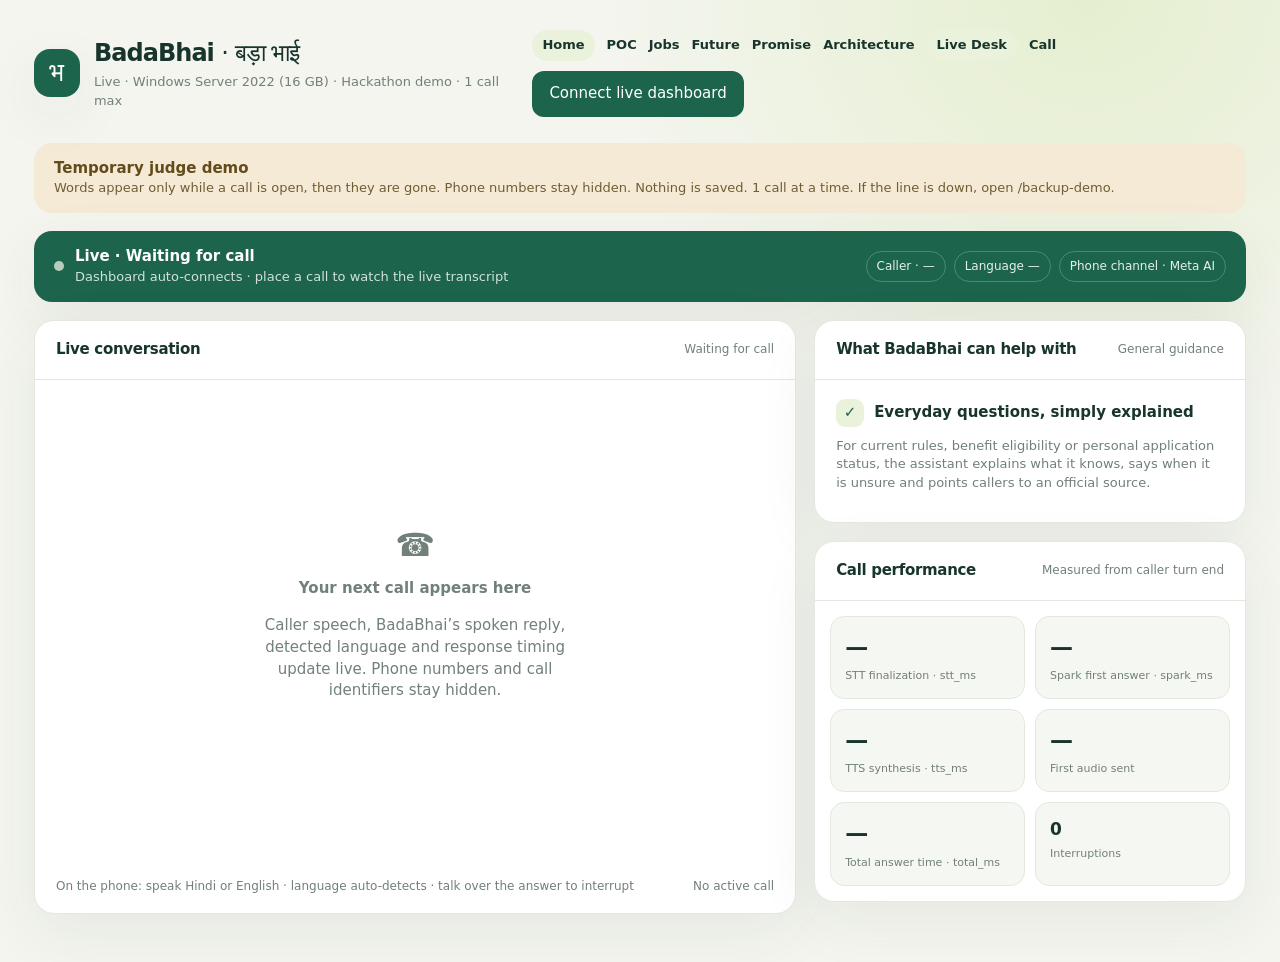
<file: app/index.html>
<!doctype html>
<html lang="en">
<head>
<meta charset="utf-8"><meta name="viewport" content="width=device-width,initial-scale=1">
<title>BadaBhai · Live access desk</title>
<style>
:root{color-scheme:light;--ink:#18352d;--muted:#718078;--paper:#f4f5ef;--panel:#fff;--line:#e4e8df;--green:#1c654c;--lime:#d8ed8b;--orange:#f1a455;--blue:#5779c6;--shadow:0 18px 60px #20372c12}
*{box-sizing:border-box}body{margin:0;background:radial-gradient(ellipse at 85% 0,#e5efcf 0,transparent 32%),var(--paper);color:var(--ink);font:15px/1.45 Inter,ui-sans-serif,system-ui,"Segoe UI",sans-serif;min-height:100vh}.wrap{max-width:1440px;margin:auto;padding:30px 34px 48px}.top{display:flex;align-items:center;justify-content:space-between;gap:20px;margin-bottom:26px}.brand{display:flex;align-items:center;gap:14px}.mark{width:48px;height:48px;border-radius:16px;background:var(--green);color:white;display:grid;place-items:center;font-size:26px;box-shadow:var(--shadow)}h1{font-size:24px;letter-spacing:-.04em;margin:0}.sub{color:var(--muted);font-size:13px;margin-top:2px}.top-actions{display:flex;gap:10px;align-items:center;flex-wrap:wrap}.navmini{display:flex;gap:12px;flex-wrap:wrap;align-items:center;font-size:13px;font-weight:650}.navmini a{color:var(--ink);text-decoration:none}.navmini a:hover{text-decoration:underline}.btn{border:0;border-radius:12px;background:var(--green);color:#fff;font-weight:650;padding:12px 17px;font:inherit;cursor:pointer;text-decoration:none;display:inline-flex;align-items:center}.btn:hover{background:#124b38}.btn.secondary{background:#e8eee4;color:var(--ink)}.btn:disabled{opacity:.45;cursor:default}.statusbar{background:var(--green);border-radius:18px;color:#fff;padding:15px 20px;display:flex;justify-content:space-between;align-items:center;margin-bottom:18px;box-shadow:var(--shadow)}.statusleft{display:flex;align-items:center;gap:11px}.dot{width:10px;height:10px;border-radius:50%;background:#b8ccbd}.dot.live{background:#d8ed8b;box-shadow:0 0 0 5px #d8ed8b28}.statuslabel{font-weight:700}.statushint{font-size:13px;color:#d3e1da}.badges{display:flex;gap:8px}.badge{border:1px solid #ffffff38;border-radius:999px;padding:6px 10px;font-size:12px;color:#e6efe8}.grid{display:grid;grid-template-columns:minmax(0,1.5fr) minmax(300px,.85fr);gap:18px}.panel{background:var(--panel);border:1px solid var(--line);border-radius:20px;box-shadow:var(--shadow);overflow:hidden}.panelhead{padding:18px 21px;border-bottom:1px solid var(--line);display:flex;align-items:center;justify-content:space-between}.panelhead h2{font-size:15px;margin:0;letter-spacing:-.02em}.tiny{font-size:12px;color:var(--muted)}.transcript{height:480px;overflow:auto;padding:19px 21px;display:flex;flex-direction:column;gap:13px}.bubble{max-width:88%;padding:13px 15px;border-radius:16px;white-space:pre-wrap;word-break:break-word}.bubble.caller{background:#f0f3ee;border-bottom-left-radius:5px;align-self:flex-start}.bubble.ai{background:#eaf2dc;border-bottom-right-radius:5px;align-self:flex-end}.speaker{font-size:10px;text-transform:uppercase;letter-spacing:.09em;color:var(--muted);margin-bottom:5px;font-weight:750}.partial{opacity:.65;border:1px dashed #aab7a9}.empty{margin:auto;text-align:center;color:var(--muted);max-width:330px}.emptyicon{font-size:32px;margin-bottom:10px}.side{display:flex;flex-direction:column;gap:18px}.sourcebody{padding:19px 21px}.sourcestatus{display:flex;align-items:center;gap:10px;font-weight:700}.check{width:28px;height:28px;background:#eaf2dc;color:var(--green);display:grid;place-items:center;border-radius:9px}.sourcebody p{margin:10px 0;color:var(--muted);font-size:13px}.sourcebody a{color:var(--green);font-size:13px;font-weight:700;text-decoration:none}.metrics{display:grid;grid-template-columns:1fr 1fr;gap:10px;padding:15px}.metric{padding:14px;background:#f5f7f2;border:1px solid var(--line);border-radius:14px}.metricval{font-size:23px;font-weight:760;letter-spacing:-.04em;font-variant-numeric:tabular-nums}.metriclabel{font-size:11px;color:var(--muted);margin-top:4px}.controls{padding:18px 21px;display:flex;justify-content:space-between;align-items:center;gap:10px}.keys{font-size:12px;color:var(--muted)}.keys strong{color:var(--ink);background:#f2f3ee;border:1px solid var(--line);padding:3px 7px;border-radius:7px}.toast{position:fixed;bottom:22px;right:22px;background:#18352d;color:white;padding:12px 16px;border-radius:12px;opacity:0;transform:translateY(8px);transition:.2s;pointer-events:none}.toast.show{opacity:1;transform:translateY(0)}@media(max-width:900px){.wrap{padding:20px 15px}.grid{grid-template-columns:1fr}.transcript{height:390px}.top{align-items:flex-start;flex-direction:column}.top-actions{width:100%}.statusbar{align-items:flex-start;flex-direction:column;gap:12px}}
</style>
</head>
<body><main class="wrap">
<header class="top"><div class="brand"><a href="/" style="display:flex;align-items:center;gap:14px;text-decoration:none;color:inherit"><div class="mark">भ</div><div><h1>BadaBhai <span style="font-weight:450">· बड़ा भाई</span></h1><div class="sub">Live · Windows Server 2022 (16 GB) · Hackathon demo · 1 call max</div></div></a></div><div class="top-actions"><nav class="navmini" aria-label="Site"><a href="/" style="background:#eaf2dc;padding:6px 10px;border-radius:999px">Home</a><a href="/how-it-works">POC</a><a href="/gig-work">Jobs</a><a href="/future">Future</a><a href="/commitment">Promise</a><a href="/architecture">Architecture</a><a href="/dashboard" style="background:#eaf2dc;padding:6px 10px;border-radius:999px;font-weight:780">Live Desk</a><a href="/#call">Call</a></nav><button id="connect" class="btn">Connect live dashboard</button></div></header>
<div class="statusbar" style="background:#f4ead5;color:#634b1c;box-shadow:none"><div><strong>Temporary judge demo</strong><div class="statushint" style="color:#705d35">Words appear only while a call is open, then they are gone. Phone numbers stay hidden. Nothing is saved. 1 call at a time. If the line is down, open /backup-demo.</div></div></div><section class="statusbar"><div class="statusleft"><span id="dot" class="dot"></span><div><div id="call-status" class="statuslabel">Live · Waiting for call</div><div id="call-hint" class="statushint">Dashboard auto-connects · place a call to watch the live transcript</div></div></div><div class="badges"><span id="country-badge" class="badge">Caller · —</span><span id="lang-badge" class="badge">Language —</span><span class="badge">Phone channel · Meta AI</span></div></section>
<div class="grid"><section class="panel"><div class="panelhead"><h2>Live conversation</h2><span class="tiny" id="transcript-state">Waiting for call</span></div><div id="transcript" class="transcript"><div class="empty"><div class="emptyicon">☎</div><strong>Your next call appears here</strong><p>Caller speech, BadaBhai’s spoken reply, detected language and response timing update live. Phone numbers and call identifiers stay hidden.</p></div></div><div class="controls"><div class="keys">On the phone: speak Hindi or English · language auto-detects · talk over the answer to interrupt</div><span id="call-clock" class="tiny">No active call</span></div></section>
<aside class="side"><section class="panel"><div class="panelhead"><h2>What BadaBhai can help with</h2><span class="tiny">General guidance</span></div><div class="sourcebody"><div class="sourcestatus"><span class="check">✓</span><span>Everyday questions, simply explained</span></div><p>For current rules, benefit eligibility or personal application status, the assistant explains what it knows, says when it is unsure and points callers to an official source.</p></div></section>
<section class="panel"><div class="panelhead"><h2>Call performance</h2><span class="tiny">Measured from caller turn end</span></div><div class="metrics"><div class="metric"><div id="m-asr" class="metricval">—</div><div class="metriclabel">STT finalization · stt_ms</div></div><div class="metric"><div id="m-text" class="metricval">—</div><div class="metriclabel">Spark first answer · spark_ms</div></div><div class="metric"><div id="m-tts" class="metricval">—</div><div class="metriclabel">TTS synthesis · tts_ms</div></div><div class="metric"><div id="m-audio" class="metricval">—</div><div class="metriclabel">First audio sent</div></div><div class="metric"><div id="m-total" class="metricval">—</div><div class="metriclabel">Total answer time · total_ms</div></div><div class="metric"><div id="m-interrupt" class="metricval" style="font-size:17px">0</div><div class="metriclabel">Interruptions</div></div></div></section></aside></div>
</main><div id="toast" class="toast" role="status"></div>
<script>
const $=id=>document.getElementById(id);let socket=null,reply='',audioUrl=null,activeCall=null,callStarted=0;
function toast(message){$('toast').textContent=message;$('toast').classList.add('show');setTimeout(()=>$('toast').classList.remove('show'),2600)}
function status(label,hint,live=false){$('call-status').textContent=label;$('call-hint').textContent=hint;$('dot').classList.toggle('live',live)}
function bubble(kind,text,partial=false){const empty=$('transcript').querySelector('.empty');if(empty)empty.remove();let el=$('transcript').lastElementChild;const same=el?.dataset.kind===kind;if(same&&partial&&el.dataset.partial==='yes'){el.querySelector('.body').textContent=text;return}if(same&&!partial&&el.dataset.partial==='yes'){el.classList.remove('partial');el.dataset.partial='no';el.querySelector('.body').textContent=text;return}el=document.createElement('div');el.className=`bubble ${kind}${partial?' partial':''}`;el.dataset.kind=kind;el.dataset.partial=partial?'yes':'no';const who=document.createElement('div');who.className='speaker';who.textContent=kind==='caller'?'Caller · live transcript':'BadaBhai · spoken';const body=document.createElement('div');body.className='body';body.textContent=text;el.append(who,body);$('transcript').append(el);$('transcript').scrollTop=$('transcript').scrollHeight}
function metric(stage,ms){const map={asr_finalize:'m-asr',first_text:'m-text',first_synthesis:'m-tts',first_audio:'m-audio',turn_complete:'m-total',stt_ms:'m-asr',spark_ms:'m-text',tts_ms:'m-tts',total_ms:'m-total'};const node=$(map[stage]||'');if(node)node.textContent=`${ms} ms`}
function event(data){switch(data.event){case'snapshot':if(data.status==='connected'){activeCall=data.call_id;$('lang-badge').textContent=data.language==='hi'?'Language · हिन्दी':'Language · English';$('country-badge').textContent='Caller · '+(data.country_code||'International');status('Call in progress','Live events are arriving',true)}break;case'call_state':if(data.status==='connected'){activeCall=data.call_id;callStarted=Date.now();$('lang-badge').textContent=data.language==='hi'?'Language · हिन्दी':'Language · English';$('country-badge').textContent='Caller · '+(data.country_code||'International');$('m-interrupt').textContent='0';$('transcript').innerHTML='';['m-asr','m-text','m-tts','m-audio','m-total'].forEach(id=>$(id).textContent='—');$('transcript-state').textContent='Listening';status('Call in progress','A caller is connected through Exotel',true);$('call-clock').textContent='00:00'}else if(data.status==='ended'){activeCall=null;status('Live · Waiting for call','Dashboard connected · place another call');$('transcript-state').textContent='Call ended';$('call-clock').textContent='Call complete'}break;case'transcript_partial':bubble('caller',data.text,true);$('transcript-state').textContent='Caller speaking';break;case'transcript_final':bubble('caller',data.text,false);$('transcript-state').textContent='Caller turn complete';break;case'assistant_state':$('transcript-state').textContent=data.status==='thinking'?'Preparing answer':'Answer complete';break;case'assistant_sentence':bubble('ai',data.text,false);break;case'language':$('lang-badge').textContent=data.language==='hi'?'Language · हिन्दी':'Language · English';break;case'performance':metric(data.stage,data.ms);break;case'interrupt':$('m-interrupt').textContent=String(Number($('m-interrupt').textContent||0)+1);$('transcript-state').textContent='Caller interrupted the assistant';toast('Caller interrupted')} } }
let manualClose=false,reconnectTimer=null;
function scheduleReconnect(){if(manualClose||reconnectTimer)return;reconnectTimer=setTimeout(()=>{reconnectTimer=null;connect()},3000)}
function connect(){if(socket&&(socket.readyState===WebSocket.OPEN||socket.readyState===WebSocket.CONNECTING))return;manualClose=false;const scheme=location.protocol==='https:'?'wss:':'ws:';try{socket=new WebSocket(`${scheme}//${location.host}/api/live`)}catch(e){status('Live · Reconnecting…','Dashboard link retrying in 3 seconds');scheduleReconnect();return}
$('connect').textContent='Connecting…';status('Live · Connecting…','Opening live dashboard channel',false);
socket.onmessage=e=>{try{event(JSON.parse(e.data))}catch{}};
socket.onopen=()=>{$('connect').textContent='Connected';status(activeCall?'Call in progress':'Live · Waiting for call',activeCall?'Live events are arriving':'Dashboard connected · place a call to your Exotel number',!!activeCall)};
socket.onerror=()=>{status('Live · Reconnecting…','Dashboard link retrying in 3 seconds')};
socket.onclose=()=>{socket=null;$('connect').textContent=manualClose?'Connect live dashboard':'Reconnecting…';if(manualClose){status('Dashboard paused','Click Connect to resume live events');return}status('Live · Reconnecting…','Dashboard link retrying in 3 seconds');scheduleReconnect()};
}
$('connect').onclick=()=>{if(socket&&socket.readyState===WebSocket.OPEN){manualClose=true;socket.close();return}manualClose=false;connect()};
connect();
setInterval(()=>{if(socket?.readyState===WebSocket.OPEN){try{socket.send('ping')}catch{}if(activeCall&&callStarted)$('call-clock').textContent=`${String(Math.floor((Date.now()-callStarted)/60000)).padStart(2,'0')}:${String(Math.floor((Date.now()-callStarted)/1000)%60).padStart(2,'0')}`}else if(!manualClose&&(!socket||socket.readyState===WebSocket.CLOSED)){scheduleReconnect()}},3000);
</script></body></html>
</file>
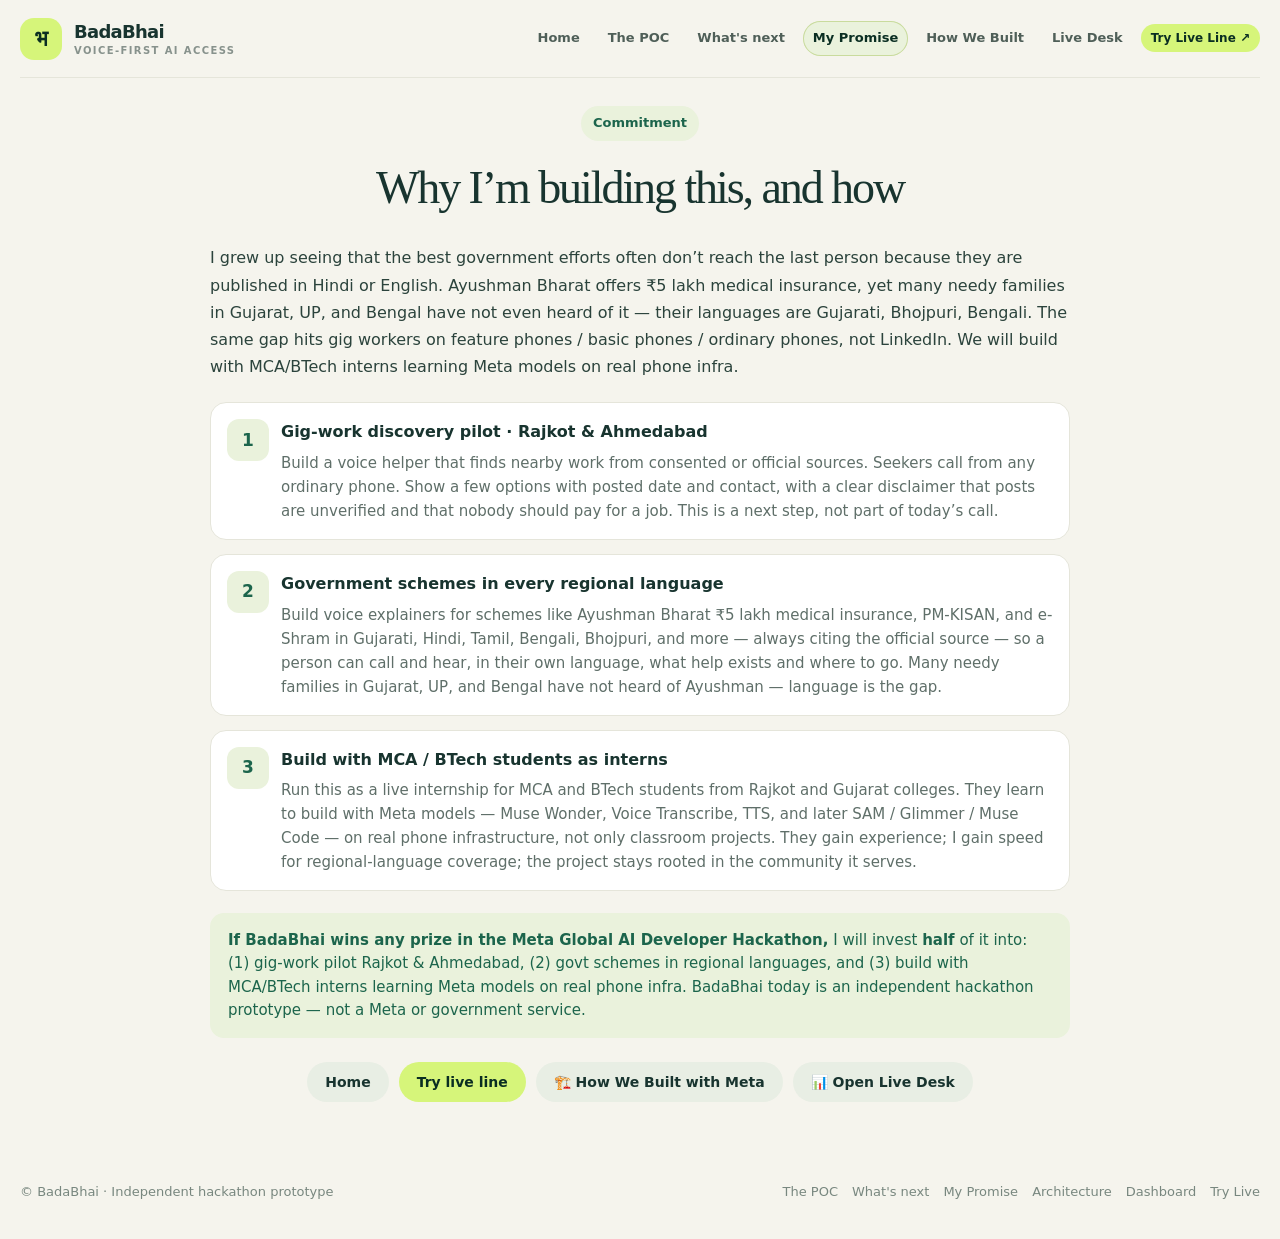
<file: app/commitment.html>
<!doctype html>
<html lang="en">
<head>
<meta charset="utf-8">
<meta name="viewport" content="width=device-width,initial-scale=1">
<title>My Promise · BadaBhai</title>
<link rel="stylesheet" href="/assets/site.css">
</head>
<body>
<div class="shell">
<header class="nav">
  <a class="brand" href="/"><span class="brandmark">भ</span><span class="brandname">BadaBhai<span class="brandhint">Voice-first AI access</span></span></a>
  <nav class="navlinks">
    <a href="/">Home</a>
    <a href="/how-it-works">The POC</a>
    <a href="/future#impact">What's next</a>
    <a class="active" aria-current="page" href="/commitment">My Promise</a>
    <a href="/architecture">How We Built</a>
    <a href="/dashboard">Live Desk</a>
    <a class="nav-cta" href="/#call">Try Live Line ↗</a>
  </nav>
</header>

<main>
<section class="page-hero narrow" style="text-align:center">
  <span class="badge">Commitment</span>
  <h1>Why I’m building this, and how</h1>
</section>

<section class="section narrow" style="padding-top:8px">
  <p style="font-size:16px;line-height:1.7;color:#2b433c">I grew up seeing that the best government efforts often don’t reach the last person because they are published in Hindi or English. Ayushman Bharat offers ₹5 lakh medical insurance, yet many needy families in Gujarat, UP, and Bengal have not even heard of it — their languages are Gujarati, Bhojpuri, Bengali. The same gap hits gig workers on feature phones / basic phones / ordinary phones, not LinkedIn. We will build with MCA/BTech interns learning Meta models on real phone infra.</p>

  <div class="bullets">
    <div class="bullet">
      <div class="n">1</div>
      <div>
        <h3>Gig-work discovery pilot · Rajkot &amp; Ahmedabad</h3>
        <p>Build a voice helper that finds nearby work from consented or official sources. Seekers call from any ordinary phone. Show a few options with posted date and contact, with a clear disclaimer that posts are unverified and that nobody should pay for a job. This is a next step, not part of today’s call.</p>
      </div>
    </div>
    <div class="bullet">
      <div class="n">2</div>
      <div>
        <h3>Government schemes in every regional language</h3>
        <p>Build voice explainers for schemes like Ayushman Bharat ₹5 lakh medical insurance, PM-KISAN, and e-Shram in Gujarati, Hindi, Tamil, Bengali, Bhojpuri, and more — always citing the official source — so a person can call and hear, in their own language, what help exists and where to go. Many needy families in Gujarat, UP, and Bengal have not heard of Ayushman — language is the gap.</p>
      </div>
    </div>
    <div class="bullet">
      <div class="n">3</div>
      <div>
        <h3>Build with MCA / BTech students as interns</h3>
        <p>Run this as a live internship for MCA and BTech students from Rajkot and Gujarat colleges. They learn to build with Meta models — Muse Wonder, Voice Transcribe, TTS, and later SAM / Glimmer / Muse Code — on real phone infrastructure, not only classroom projects. They gain experience; I gain speed for regional-language coverage; the project stays rooted in the community it serves.</p>
      </div>
    </div>
  </div>

  <div class="note-green">
    <strong>If BadaBhai wins any prize in the Meta Global AI Developer Hackathon,</strong> I will invest <strong>half</strong> of it into: (1) gig-work pilot Rajkot &amp; Ahmedabad, (2) govt schemes in regional languages, and (3) build with MCA/BTech interns learning Meta models on real phone infra. BadaBhai today is an independent hackathon prototype — not a Meta or government service.
  </div>

  <div class="actions" style="justify-content:center">
    <a class="button ghost" href="/">Home</a>
    <a class="button" href="/#call">Try live line</a>
    <a class="button ghost" href="/architecture">🏗️ How We Built with Meta</a>
    <a class="button ghost" href="/dashboard" target="_blank" rel="noopener">📊 Open Live Desk</a>
  </div>
</section>
</main>

<footer class="footer">
  <span>© BadaBhai · Independent hackathon prototype</span>
  <div class="footerlinks">
    <a href="/how-it-works">The POC</a>
    <a href="/future#impact">What's next</a>
    <a href="/commitment">My Promise</a>
    <a href="/architecture">Architecture</a>
    <a href="/dashboard">Dashboard</a>
    <a href="/#call">Try Live</a>
  </div>
</footer>
</div>
</body>
</html>
</file>
<file: assets/site.css>
:root{
  color-scheme:light;
  --forest:#0A2E22;
  --forest2:#184638;
  --ink:#18342f;
  --muted:#5f6f69;
  --cream:#f5f4ed;
  --paper:#fffefa;
  --lime:#D6F57A;
  --line:#e5e5da;
  --warn:#f4ead5;
  --warn-ink:#634b1c;
  --shadow:0 24px 70px #12352b18;
  --serif:Georgia,'Times New Roman',serif;
  --sans:Inter,ui-sans-serif,system-ui,-apple-system,'Segoe UI',sans-serif;
}
*{box-sizing:border-box}
html{scroll-behavior:smooth}
body{margin:0;background:var(--cream);color:var(--ink);font:17px/1.6 var(--sans)}
a{color:inherit}
.shell{width:min(1280px,calc(100% - 40px));margin:auto}
.nav{position:sticky;top:0;z-index:60;min-height:78px;padding:12px 0;display:flex;align-items:center;justify-content:space-between;gap:16px;background:rgba(245,244,237,.94);backdrop-filter:blur(12px);border-bottom:1px solid #e5e5da}
.brand{display:flex;align-items:center;gap:12px;text-decoration:none;flex-shrink:0}
.brandmark{width:42px;height:42px;display:grid;place-items:center;border-radius:14px;background:var(--lime);color:var(--forest);font-weight:850;font-size:22px}
.brandname{font-size:18px;font-weight:780;letter-spacing:-.04em}
.brandhint{display:block;color:#87928c;font-size:10px;letter-spacing:.14em;text-transform:uppercase;font-weight:700;margin-top:-3px}
.navlinks{display:flex;gap:8px;align-items:center;color:#4f5f58;font-size:13px;font-weight:600;flex-wrap:wrap;justify-content:flex-end}
.navlinks a{text-decoration:none;white-space:nowrap;padding:7px 10px;border-radius:999px}
.navlinks a:hover{color:var(--forest);background:#eef3e6}
.navlinks a.active{color:var(--forest);background:#eaf2dc;box-shadow:inset 0 0 0 1px #c9db9d;font-weight:780}
.nav-cta,.button,.btn-lime{display:inline-flex;justify-content:center;align-items:center;gap:8px;border:0;border-radius:999px;padding:12px 18px;background:var(--lime);color:var(--forest);font:700 14px var(--sans);text-decoration:none;cursor:pointer;transition:transform .18s,background .18s}
.nav-cta{padding:10px 14px;font-size:12px}
.button:hover,.nav-cta:hover,.btn-lime:hover{transform:translateY(-2px);background:#e2f5a0}
.button.secondary{background:transparent;color:white;border:1px solid #ffffff48}
.button.secondary:hover{background:#ffffff12}
.button.ghost{background:#e8eee4;color:var(--ink)}
.eyebrow{display:inline-flex;align-items:center;gap:9px;color:var(--lime);font-size:12px;font-weight:750;letter-spacing:.15em;text-transform:uppercase}
.eyedot{width:7px;height:7px;border-radius:50%;background:var(--lime);box-shadow:0 0 0 5px #d5eb8520}
.hero{position:relative;isolation:isolate;overflow:hidden;background:var(--forest);color:white;border-radius:26px;padding:56px 6%;box-shadow:var(--shadow)}
.hero h1{font:500 clamp(40px,5.5vw,68px)/.99 var(--serif);letter-spacing:-.055em;max-width:720px;margin:20px 0 16px}
.hero h1 em{color:var(--lime);font-style:normal;font-weight:400}
.hero-copy{font-size:18px;color:#d0ddd6;max-width:600px;line-height:1.7;margin:0 0 24px}
.hero-actions{display:flex;gap:12px;flex-wrap:wrap}
.trustline{display:flex;justify-content:center;flex-wrap:wrap;gap:16px 26px;padding:22px 0 30px;color:#62736b;font-size:12px;letter-spacing:.08em;text-transform:uppercase;font-weight:700}
.trustline b{color:#b5c174;font-size:14px;margin-right:6px}
.tip{position:relative;cursor:help}
.tip-bubble{display:none;position:absolute;left:50%;bottom:calc(100% + 10px);transform:translateX(-50%);width:min(340px,70vw);background:#0A2E22;color:#f5f4ed;padding:12px 14px;border-radius:12px;font:600 12px/1.45 var(--sans);letter-spacing:0;text-transform:none;box-shadow:0 12px 30px #0a2e2240;z-index:5}
.tip:hover .tip-bubble,.tip:focus-within .tip-bubble{display:block}
.video-fallback{display:grid;place-items:center}
.section{padding:48px 0}
.section-head{display:grid;grid-template-columns:1.1fr .9fr;gap:28px;align-items:end;margin-bottom:22px}
.kicker{font-size:12px;letter-spacing:.15em;text-transform:uppercase;color:#527965;font-weight:800}
.section h2,.page-hero h1{font:500 clamp(30px,3.8vw,46px)/1.08 var(--serif);letter-spacing:-.045em;margin:10px 0 0}
.section-head p,.lede{color:var(--muted);margin:0;font-size:16px;line-height:1.65}
.page-hero{padding:28px 0 8px}
.page-hero .badge{display:inline-flex;align-items:center;gap:8px;background:#eaf2dc;color:#1c654c;border-radius:999px;padding:7px 12px;font-size:13px;font-weight:750;margin-bottom:12px}
.video-shell{background:#152e2b;border-radius:22px;padding:12px;box-shadow:var(--shadow)}
.video-lang{display:flex;gap:8px;padding:4px 4px 10px}
.lang-btn{border:1px solid #2a5648;background:#14382f;color:#dbe4dc;border-radius:999px;padding:7px 14px;font:700 12px var(--sans);cursor:pointer}
.lang-btn.active,.lang-btn:hover{background:var(--lime);color:var(--forest);border-color:var(--lime)}
.video-frame{position:relative;aspect-ratio:16/9;overflow:hidden;border-radius:14px;background:radial-gradient(ellipse at 50% 35%,#315f4d,#183c34 55%,#102a27);display:grid;place-items:center}
.video-frame video,.video-frame iframe{width:100%;height:100%;border:0;position:absolute;inset:0;object-fit:cover;background:#102a27}
.video-fallback{position:relative;z-index:1;text-align:center;color:#dbe4dc;padding:28px;max-width:560px}
.video-fallback strong{display:block;font:28px var(--serif);color:white;margin-bottom:8px}
.video-fallback span{font-size:15px;line-height:1.55;color:#b7c8be}
.video-caption{display:flex;justify-content:space-between;gap:12px;align-items:center;color:#dbe4dc;padding:13px 8px 4px;font-size:14px;flex-wrap:wrap}
.video-caption a{color:var(--lime);text-decoration:none;font-weight:700}
.story{background:var(--paper);border:1px solid var(--line);border-radius:23px;padding:32px;display:grid;grid-template-columns:.75fr 1.25fr;gap:28px}
.story-intro h2{font:500 34px/1.05 var(--serif);letter-spacing:-.04em;margin:10px 0}
.steps{display:grid;gap:16px}
.step{display:grid;grid-template-columns:36px 1fr;gap:12px}
.step-no{width:32px;height:32px;border-radius:50%;background:#edf1e3;color:#52735e;display:grid;place-items:center;font-size:12px;font-weight:800}
.step h3{font-size:16px;margin:1px 0 4px}
.step p{font-size:14px;color:var(--muted);margin:0}
.guardrail{margin-top:18px;padding:15px 17px;border-left:3px solid #bdc96d;background:#f4f5eb;border-radius:0 12px 12px 0;font-size:14px;color:#596c61}
.cards{display:grid;grid-template-columns:repeat(3,minmax(0,1fr));gap:14px}
.card{background:var(--paper);border:1px solid var(--line);border-radius:18px;padding:18px;min-height:220px;height:100%;display:flex;flex-direction:column;gap:10px;box-shadow:0 10px 30px #12352b08}
.card .icon{font-size:22px}
.card h3{font:20px/1.15 var(--serif);margin:0;letter-spacing:-.02em}
.card p{font-size:14px;color:var(--muted);margin:0;line-height:1.55;flex:1}
.card .chip{align-self:flex-start;background:#eaf2dc;color:#1c654c;border-radius:999px;padding:4px 9px;font-size:11px;font-weight:750}
.card .button{align-self:flex-start;margin-top:auto;font-size:13px;padding:10px 14px}
.call-section{background:var(--forest);color:white;border-radius:24px;padding:36px;display:flex;flex-direction:column;gap:22px}
.call-top{display:grid;grid-template-columns:1fr minmax(300px,380px);gap:28px;align-items:center}
.call-section h2{font:500 36px/1.06 var(--serif);letter-spacing:-.04em;margin:12px 0}
.call-copy p{font-size:15px;color:#c3d1c7;max-width:640px;margin:0}
.call-box{width:100%;text-align:center;background:#14382f;border:1px solid #2a5648;border-radius:18px;padding:22px 20px}
.call-privacy{border-top:1px solid #2a5648;padding-top:18px;display:grid;gap:12px}
.call-privacy p{margin:0;font-size:13px;line-height:1.55;color:#91a99b;max-width:none}
.call-privacy a{color:var(--lime);font-weight:700;text-decoration:none}
.call-privacy strong{color:#d5eb85;font-weight:750}
.call-status{font-size:11px;letter-spacing:.12em;text-transform:uppercase;color:var(--lime);font-weight:800}
.call-number{font-size:28px;font-weight:780;margin:11px 0 5px}
.call-hint{font-size:14px;color:#a9bbb0}
.call-actions{display:flex;flex-direction:column;gap:10px;margin-top:14px}
.fineprint{font-size:13px;color:#91a99b;margin-top:12px;line-height:1.55}
.judge-note{background:#21443b;border-radius:12px;padding:12px 14px;font-size:13px;color:#d5eb85;margin:12px 0 0;text-align:left}
.footer{display:flex;justify-content:space-between;gap:18px;padding:24px 0 36px;color:#78877f;font-size:13px;flex-wrap:wrap}
.footer a{text-decoration:none}
.footerlinks{display:flex;gap:14px;flex-wrap:wrap}
.panel{background:var(--paper);border:1px solid var(--line);border-radius:18px;padding:20px;margin:14px 0}
.panel h3{margin:0 0 10px;font:22px var(--serif)}
.panel p,.panel li{font-size:15px;line-height:1.6}
.equal-row{display:grid;gap:12px;align-items:stretch}
.equal-row.cols-3{grid-template-columns:repeat(3,minmax(0,1fr))}
.equal-row.cols-5{grid-template-columns:repeat(5,minmax(0,1fr))}
.equal-row.cols-6{grid-template-columns:repeat(6,minmax(0,1fr))}
.equal-card{
  background:#f7f8f2;border:1px solid var(--line);border-radius:14px;padding:16px;
  min-height:150px;height:100%;display:flex;flex-direction:column;gap:8px;
}
.equal-card h4,.equal-card h3{margin:0;font-size:15px;line-height:1.3}
.equal-card p,.equal-card li{margin:0;font-size:14px;color:var(--muted);line-height:1.5;flex:1}
.flow-row{display:grid;grid-template-columns:repeat(5,minmax(0,1fr));gap:10px;margin:16px 0}
.flow-box{
  background:#14382f;color:#dbe4dc;border-radius:14px;padding:14px;
  min-height:120px;height:100%;font-size:13px;line-height:1.45;display:flex;align-items:center;
}
.flow-box strong{display:block;color:var(--lime);font-size:12px;letter-spacing:.04em;text-transform:uppercase;margin-bottom:6px}
.warn{background:var(--warn);color:var(--warn-ink);border-radius:14px;padding:16px 18px;margin:18px 0;font-size:15px;line-height:1.55}
.note-green{background:#eaf2dc;color:#1c654c;border-radius:14px;padding:16px 18px;margin:18px 0;font-size:15px;line-height:1.55}
.jobs{display:grid;gap:10px}
.job{border:1px solid var(--line);border-radius:12px;padding:14px;background:white}
.job strong{display:block;font-size:15px;margin-bottom:4px}
.job small{color:var(--muted);font-size:13px}
.grid-2{display:grid;grid-template-columns:1fr 1fr;gap:12px;align-items:stretch}
.grid-2 > .panel{height:100%;margin:0}
.grid-6{display:grid;grid-template-columns:repeat(6,minmax(0,1fr));gap:10px;align-items:stretch}
.future-card{
  border:1px solid #dfe7d8;background:#fbfcf8;border-radius:14px;padding:14px;
  min-height:210px;height:100%;display:flex;flex-direction:column;gap:8px;
}
.future-card>span{display:inline-grid;place-items:center;width:28px;height:28px;border-radius:9px;background:#e8efd9;color:#55764f;font-size:11px;font-weight:800}
.future-card h3{font:16px/1.2 var(--serif);margin:0}
.future-card p{font-size:13px;line-height:1.45;color:#69786f;margin:0;flex:1}
.narrow{max-width:860px;margin:0 auto}
.bullets{display:grid;gap:14px;margin:22px 0}
.bullet{display:grid;grid-template-columns:42px 1fr;gap:12px;background:white;border:1px solid var(--line);border-radius:16px;padding:16px}
.bullet .n{width:42px;height:42px;border-radius:12px;background:#eaf2dc;color:#1c654c;display:grid;place-items:center;font-weight:800}
.bullet h3{margin:0 0 6px;font-size:16px}
.bullet p{margin:0;font-size:15px;color:var(--muted);line-height:1.6}
.actions{display:flex;gap:10px;flex-wrap:wrap;margin:24px 0 8px}
.table{width:100%;border-collapse:collapse;font-size:15px}
.table th,.table td{border:1px solid var(--line);padding:12px;text-align:left;vertical-align:top}
.table th{background:#eef3e6}
.mermaid{background:white;border:1px solid var(--line);border-radius:16px;padding:18px;overflow:auto;margin:16px 0}
.checklist{display:grid;gap:8px;margin:12px 0;padding:0}
.checklist li{list-style:none;padding:11px 13px;background:#f7f8f2;border-radius:10px;font-size:15px}
.phase{border-left:3px solid var(--lime);padding:12px 14px;background:#f7f8f2;border-radius:0 12px 12px 0;margin:10px 0}
.phase strong{display:block;margin-bottom:4px;font-size:15px}
.phase p{margin:0;font-size:14px;color:var(--muted)}
.evolve{border:1px dashed #b7c7a8;border-radius:16px;padding:18px;background:#fbfcf6;margin:18px 0}
.evolve h3{margin:0 0 8px;font:22px var(--serif)}
.evolve p,.evolve li{font-size:15px;color:var(--muted);line-height:1.55}
@media(max-width:1100px){
  .flow-row,.equal-row.cols-5,.equal-row.cols-6,.grid-6{grid-template-columns:repeat(2,minmax(0,1fr))}
  .cards{grid-template-columns:repeat(2,minmax(0,1fr))}
}
@media(max-width:900px){
  .shell{width:min(100% - 24px,760px)}
  .nav{height:auto;align-items:flex-start;flex-direction:column}
  .navlinks{justify-content:flex-start}
  .section-head,.story,.call-top,.grid-2,.equal-row.cols-3,.cards,.flow-row,.grid-6,.equal-row.cols-5,.equal-row.cols-6{grid-template-columns:1fr}
  .call-box{min-width:0;text-align:left}
  .future-card,.equal-card,.flow-box{min-height:0}
}
</file>
